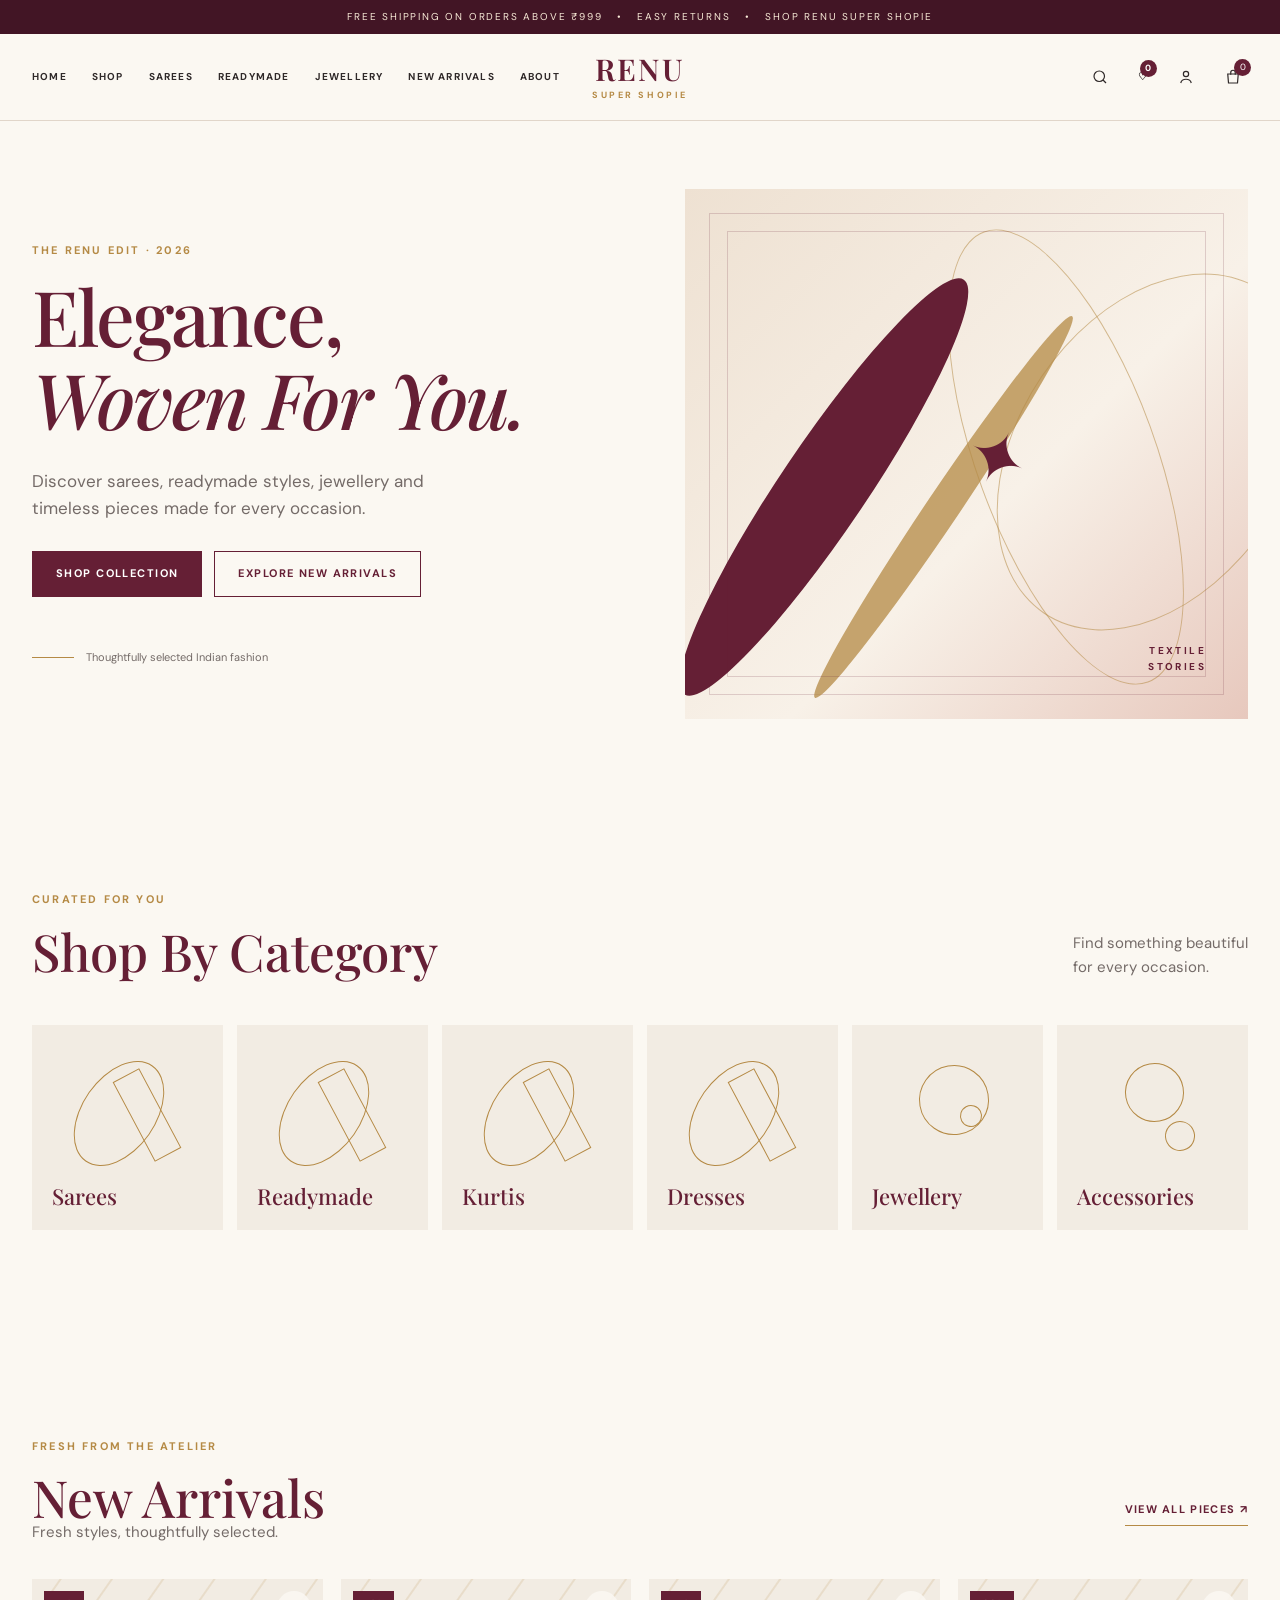
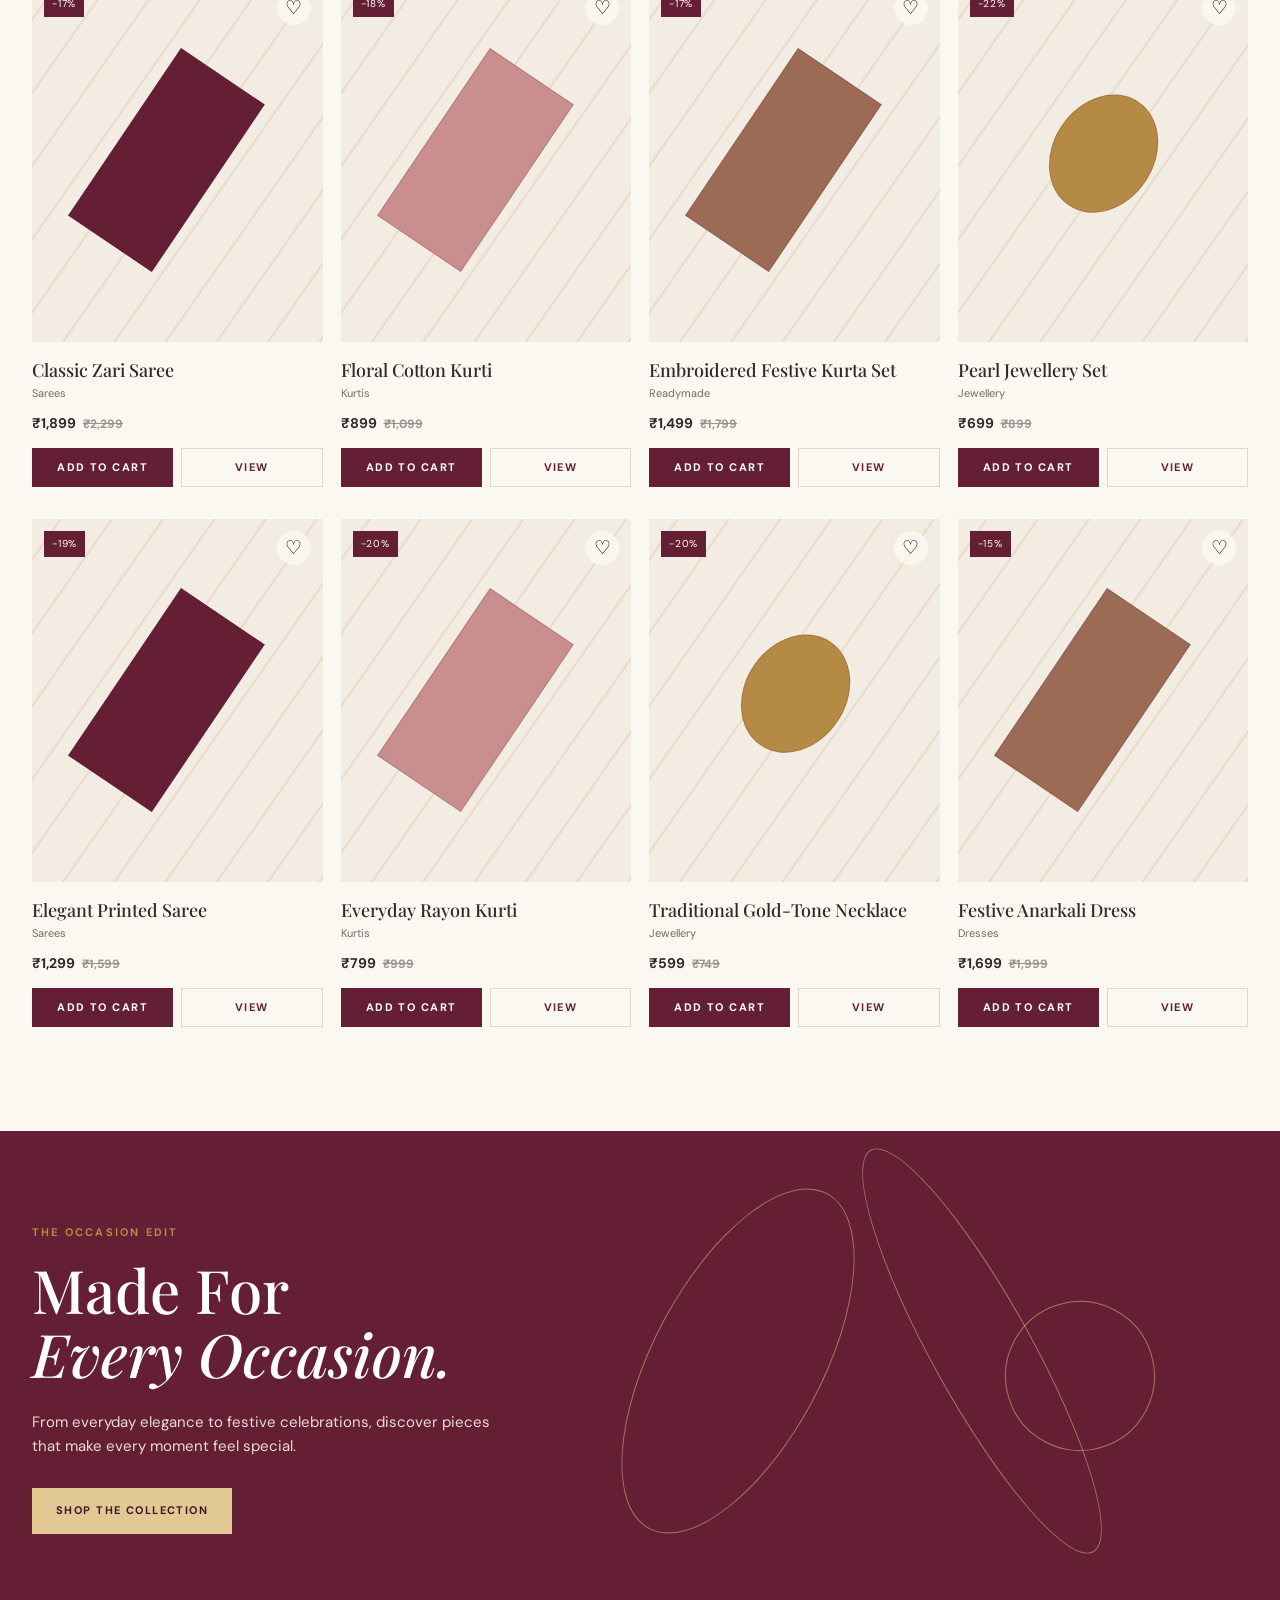
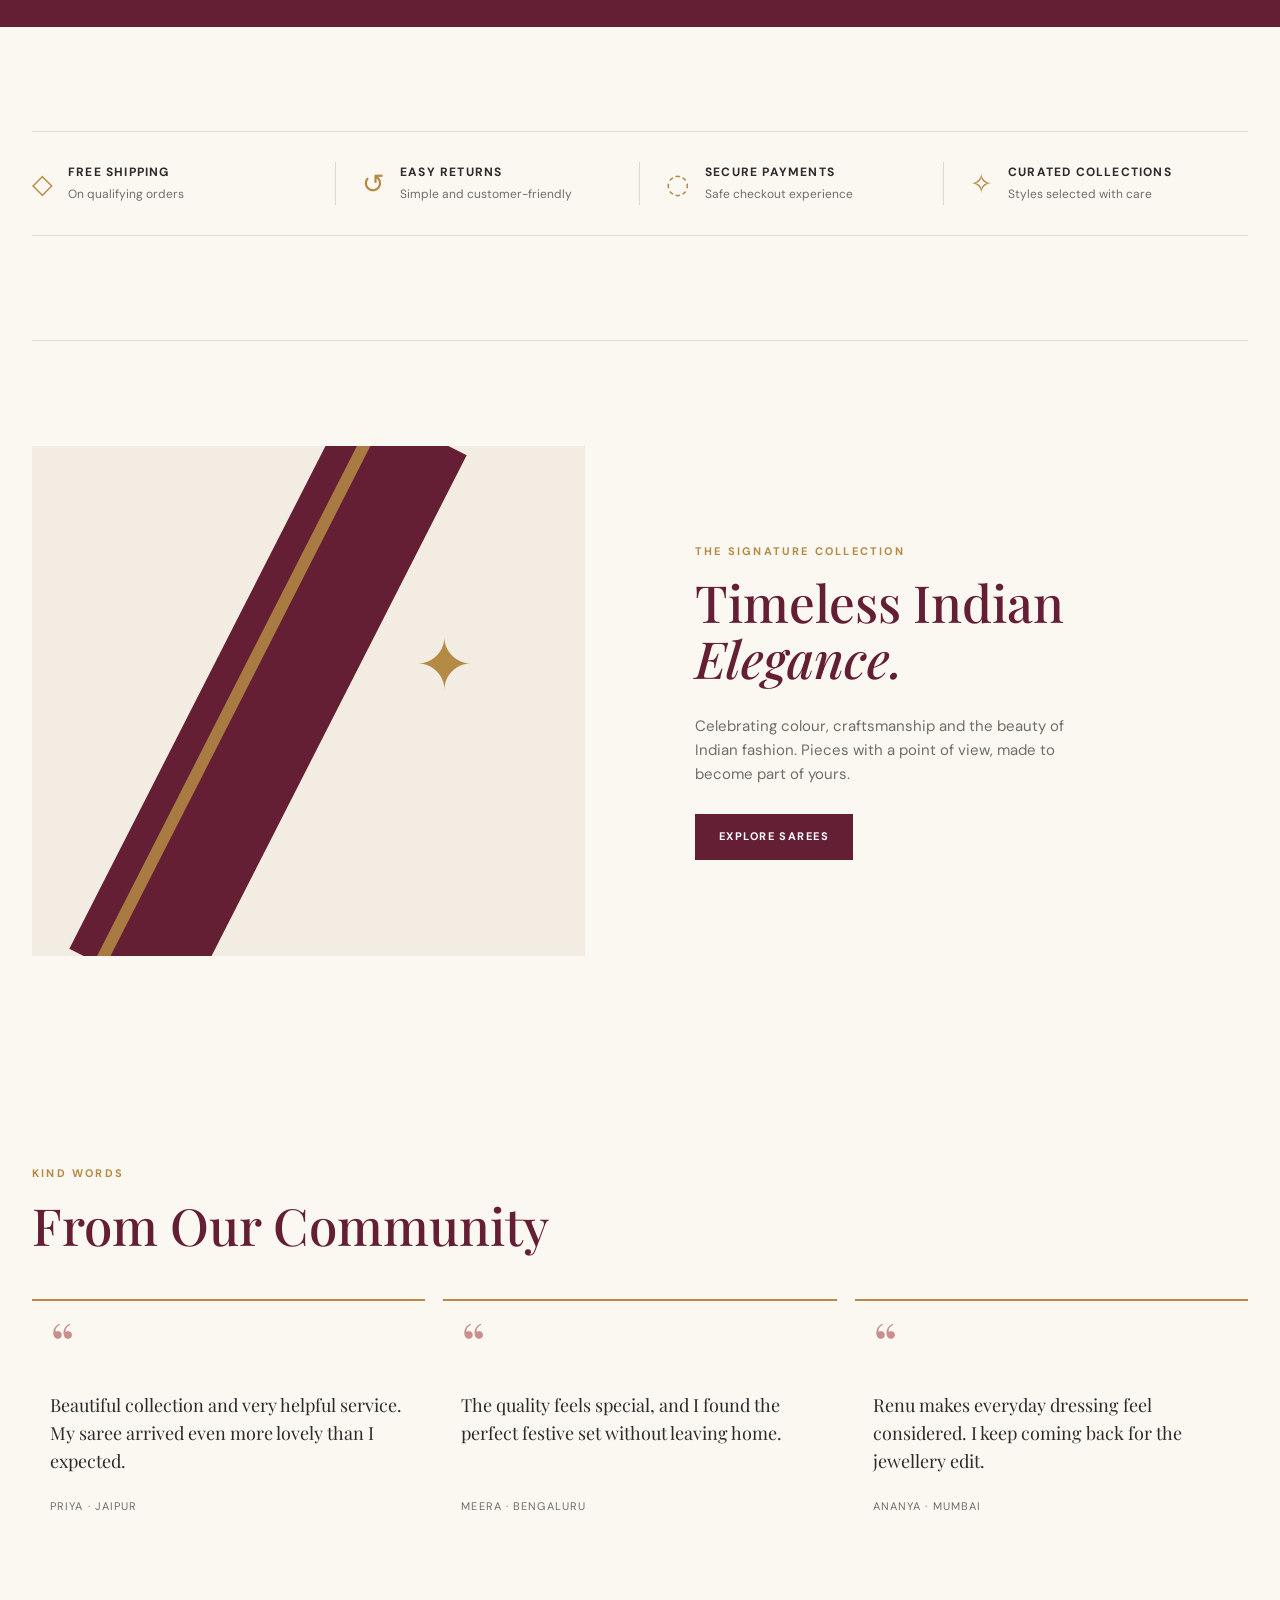
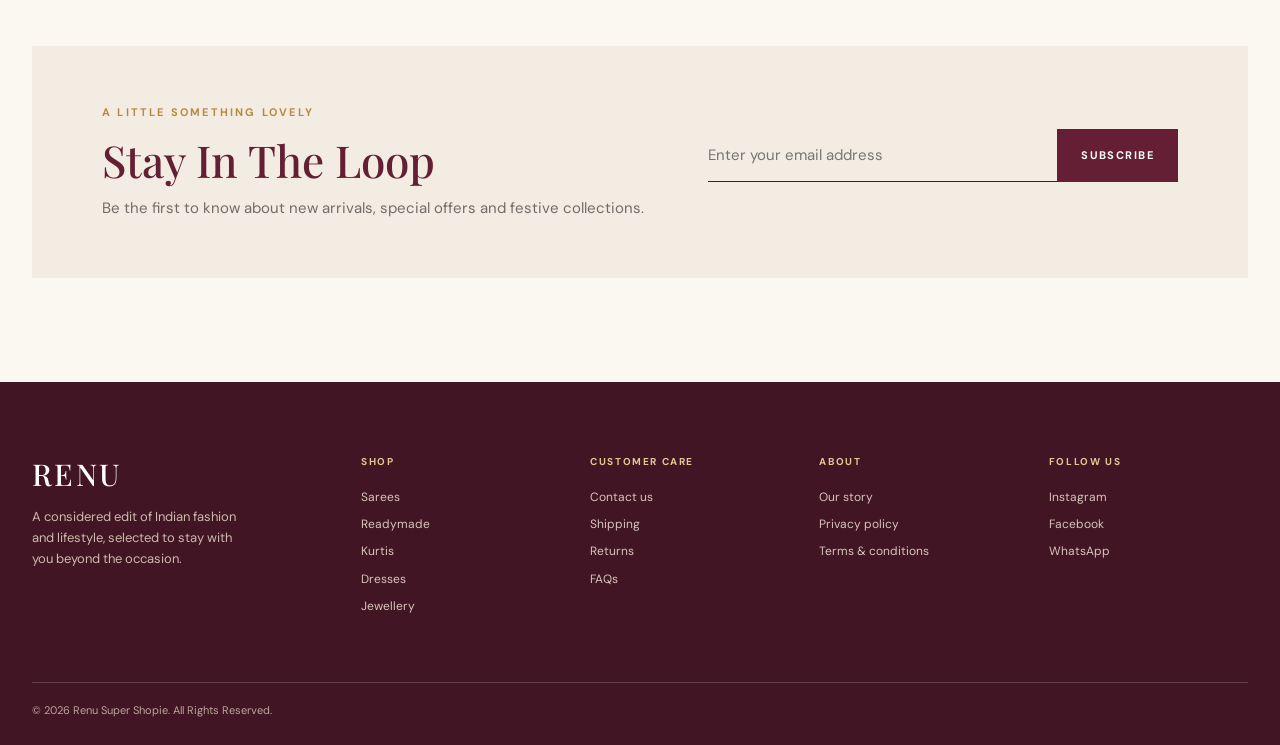
<file: Renu super shopie/index.html>
<!doctype html>
<html lang="en">
<head>
  <meta charset="UTF-8">
  <meta name="viewport" content="width=device-width, initial-scale=1.0">
  <meta name="description" content="Renu Super Shopie brings elegant Indian fashion, sarees, jewellery and everyday occasion wear together.">
  <title>Renu Super Shopie | Elegance, Woven For You</title>
  <link rel="preconnect" href="https://fonts.googleapis.com">
  <link rel="preconnect" href="https://fonts.gstatic.com" crossorigin>
  <link href="https://fonts.googleapis.com/css2?family=DM+Sans:wght@400;500;600;700&family=Playfair+Display:wght@500;600;700&display=swap" rel="stylesheet">
  <link rel="stylesheet" href="css/style.css">
</head>
<body data-page="home">
  <div id="site-header"></div>
  <main>
    <section class="hero section-shell">
      <div class="hero-copy">
        <p class="eyebrow">THE RENU EDIT · 2026</p>
        <h1>Elegance,<br><em>Woven For You.</em></h1>
        <p class="hero-intro">Discover sarees, readymade styles, jewellery and timeless pieces made for every occasion.</p>
        <div class="button-row"><a class="button button-primary" href="shop.html">Shop collection</a><a class="button button-outline" href="shop.html?sort=newest">Explore new arrivals</a></div>
        <div class="hero-note"><span class="rule"></span><span>Thoughtfully selected Indian fashion</span></div>
      </div>
      <div class="hero-art art-frame" aria-label="Abstract flowing textile illustration" role="img"><div class="art-orbit orbit-one"></div><div class="art-orbit orbit-two"></div><div class="fabric-ribbon ribbon-one"></div><div class="fabric-ribbon ribbon-two"></div><div class="paisley-mark">✦</div><span class="art-caption">TEXTILE<br>STORIES</span></div>
    </section>

    <section class="section-shell section-block">
      <div class="section-heading"><div><p class="eyebrow">CURATED FOR YOU</p><h2>Shop By Category</h2></div><p>Find something beautiful<br>for every occasion.</p></div>
      <div class="category-grid" id="category-grid"></div>
    </section>

    <section class="section-shell section-block arrivals"><div class="section-heading"><div><p class="eyebrow">FRESH FROM THE ATELIER</p><h2>New Arrivals</h2></div><a class="text-link" href="shop.html?sort=newest">View all pieces <span>↗</span></a></div><p class="section-lede">Fresh styles, thoughtfully selected.</p><div class="product-grid" id="new-arrivals"></div></section>

    <section class="occasion-banner"><div class="occasion-inner"><p class="eyebrow">THE OCCASION EDIT</p><h2>Made For<br><em>Every Occasion.</em></h2><p>From everyday elegance to festive celebrations, discover pieces that make every moment feel special.</p><a class="button button-light" href="shop.html">Shop the collection</a></div><div class="banner-pattern" aria-hidden="true"><span></span><span></span><span></span></div></section>

    <section class="section-shell section-block"><div class="trust-grid"><div class="trust-item"><span class="line-icon">◇</span><div><h3>Free shipping</h3><p>On qualifying orders</p></div></div><div class="trust-item"><span class="line-icon">↺</span><div><h3>Easy returns</h3><p>Simple and customer-friendly</p></div></div><div class="trust-item"><span class="line-icon">◌</span><div><h3>Secure payments</h3><p>Safe checkout experience</p></div></div><div class="trust-item"><span class="line-icon">✧</span><div><h3>Curated collections</h3><p>Styles selected with care</p></div></div></div></section>

    <section class="editorial section-shell"><div class="editorial-art"><div class="editorial-sari"></div><div class="editorial-spark">✦</div></div><div class="editorial-copy"><p class="eyebrow">THE SIGNATURE COLLECTION</p><h2>Timeless Indian<br><em>Elegance.</em></h2><p>Celebrating colour, craftsmanship and the beauty of Indian fashion. Pieces with a point of view, made to become part of yours.</p><a class="button button-primary" href="shop.html?category=Sarees">Explore sarees</a></div></section>

    <section class="section-shell section-block testimonials"><div class="section-heading"><div><p class="eyebrow">KIND WORDS</p><h2>From Our Community</h2></div></div><div class="testimonial-grid"><blockquote><span>“</span><p>Beautiful collection and very helpful service. My saree arrived even more lovely than I expected.</p><footer>Priya · Jaipur</footer></blockquote><blockquote><span>“</span><p>The quality feels special, and I found the perfect festive set without leaving home.</p><footer>Meera · Bengaluru</footer></blockquote><blockquote><span>“</span><p>Renu makes everyday dressing feel considered. I keep coming back for the jewellery edit.</p><footer>Ananya · Mumbai</footer></blockquote></div></section>

    <section class="newsletter section-shell"><div><p class="eyebrow">A LITTLE SOMETHING LOVELY</p><h2>Stay In The Loop</h2><p>Be the first to know about new arrivals, special offers and festive collections.</p></div><form class="newsletter-form" data-newsletter><label class="sr-only" for="newsletter-email">Email address</label><input id="newsletter-email" type="email" placeholder="Enter your email address" required><button class="button button-primary" type="submit">Subscribe</button><p class="form-message" aria-live="polite"></p></form></section>
  </main>
  <div id="site-footer"></div>
  <script type="module" src="js/main.js"></script>
</body>
</html>
</file>
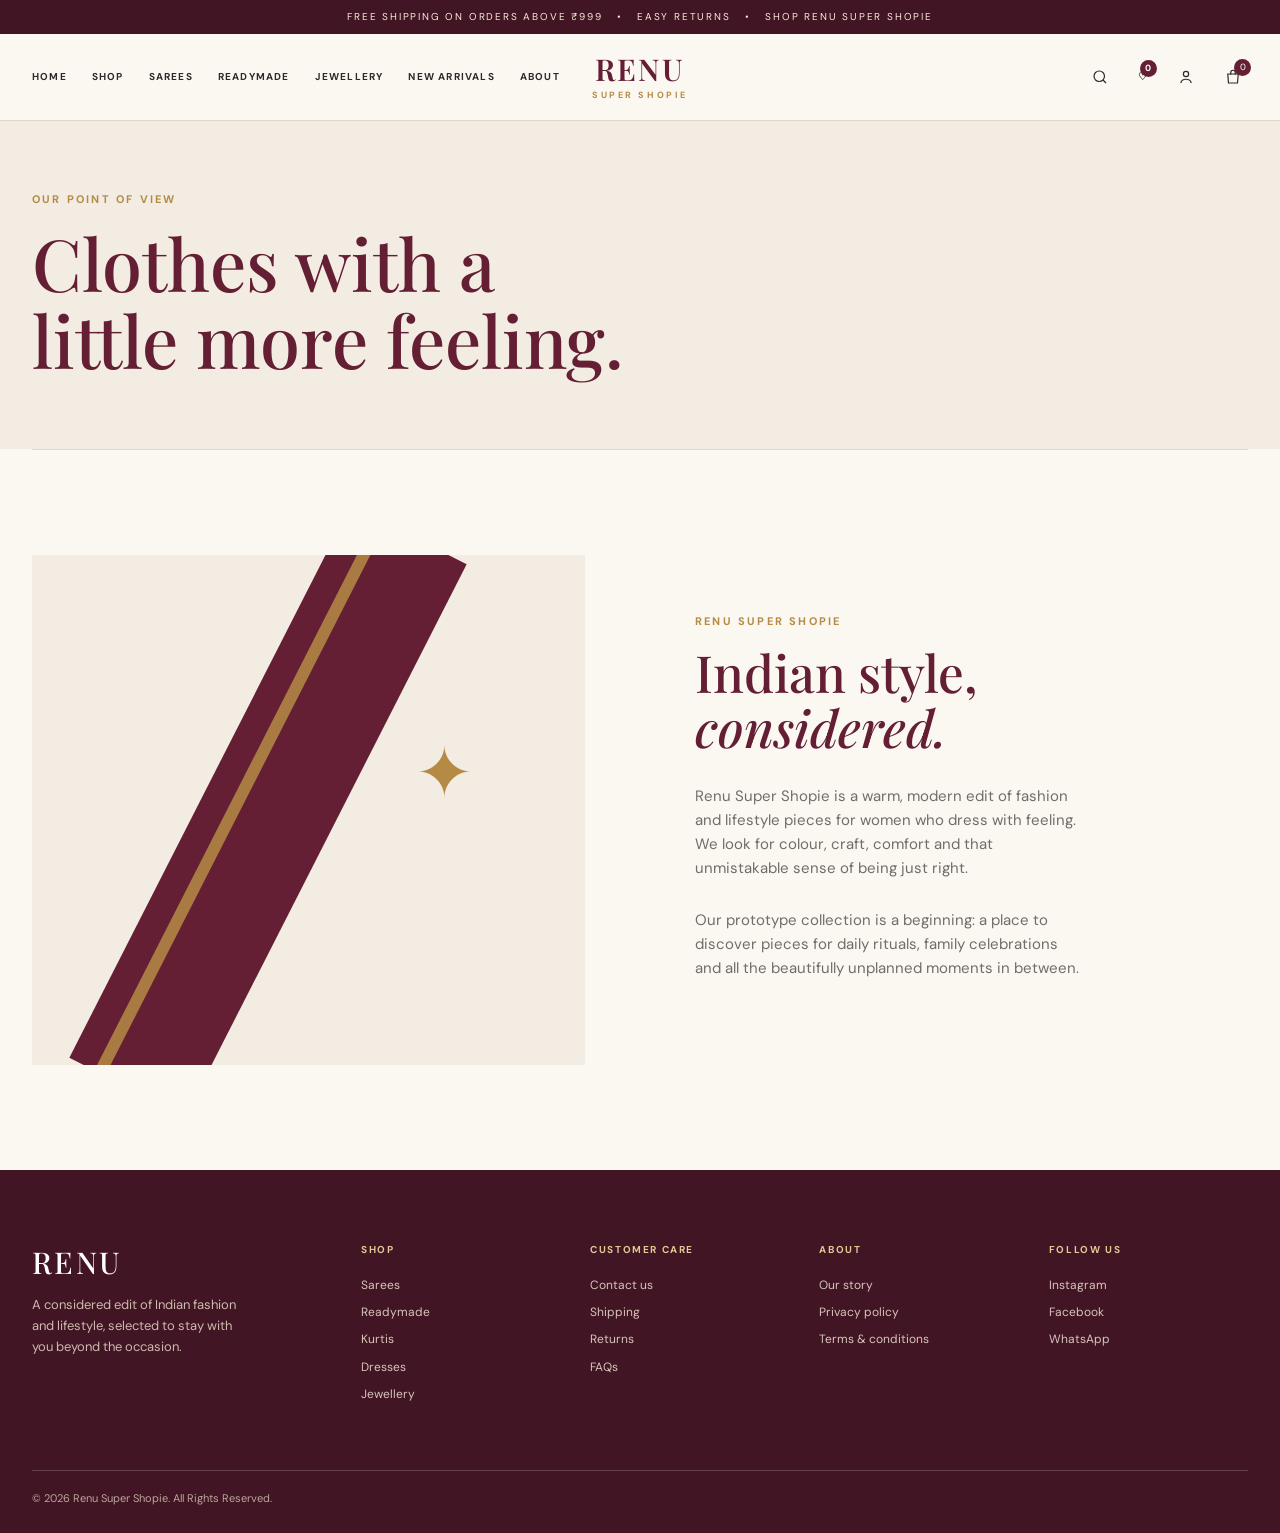
<file: Renu super shopie/about.html>
<!doctype html><html lang="en"><head><meta charset="UTF-8"><meta name="viewport" content="width=device-width, initial-scale=1.0"><title>Our Story | Renu Super Shopie</title><link rel="preconnect" href="https://fonts.googleapis.com"><link rel="preconnect" href="https://fonts.gstatic.com" crossorigin><link href="https://fonts.googleapis.com/css2?family=DM+Sans:wght@400;500;600;700&family=Playfair+Display:wght@500;600;700&display=swap" rel="stylesheet"><link rel="stylesheet" href="css/style.css"></head><body><div id="site-header"></div><main><section class="page-hero"><div class="section-shell"><p class="eyebrow">OUR POINT OF VIEW</p><h1>Clothes with a<br>little more feeling.</h1></div></section><section class="section-shell editorial"><div class="editorial-art"><div class="editorial-sari"></div><div class="editorial-spark">✦</div></div><div class="editorial-copy"><p class="eyebrow">RENU SUPER SHOPIE</p><h2>Indian style,<br><em>considered.</em></h2><p>Renu Super Shopie is a warm, modern edit of fashion and lifestyle pieces for women who dress with feeling. We look for colour, craft, comfort and that unmistakable sense of being just right.</p><p>Our prototype collection is a beginning: a place to discover pieces for daily rituals, family celebrations and all the beautifully unplanned moments in between.</p></div></section></main><div id="site-footer"></div><script type="module" src="js/main.js"></script></body></html>
</file>
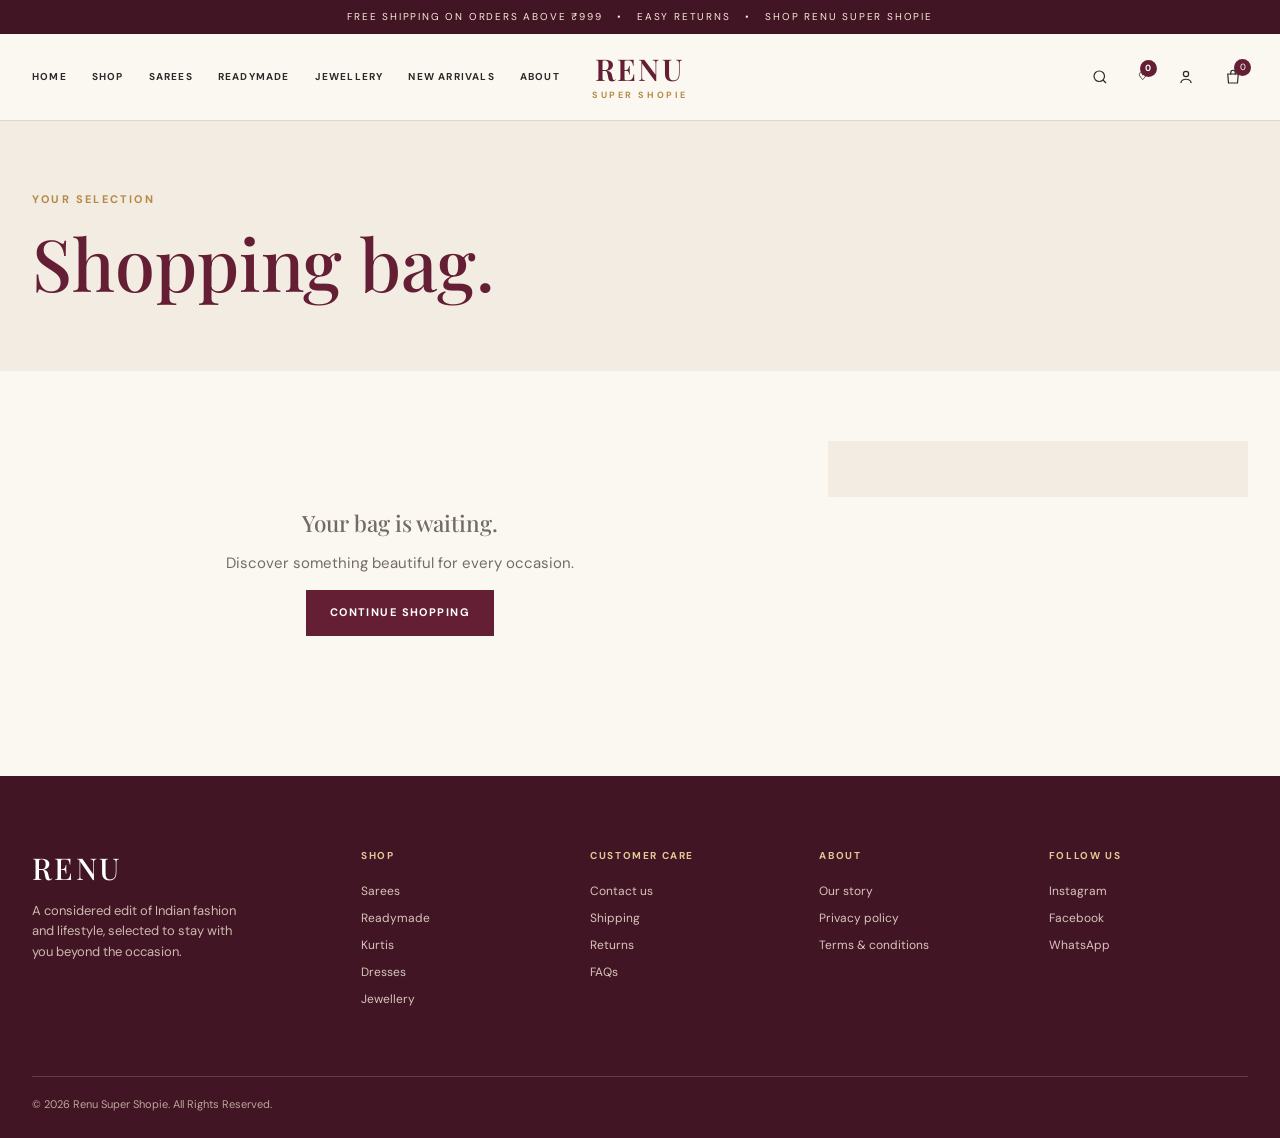
<file: Renu super shopie/cart.html>
<!doctype html><html lang="en"><head><meta charset="UTF-8"><meta name="viewport" content="width=device-width, initial-scale=1.0"><title>Your Cart | Renu Super Shopie</title><link rel="preconnect" href="https://fonts.googleapis.com"><link rel="preconnect" href="https://fonts.gstatic.com" crossorigin><link href="https://fonts.googleapis.com/css2?family=DM+Sans:wght@400;500;600;700&family=Playfair+Display:wght@500;600;700&display=swap" rel="stylesheet"><link rel="stylesheet" href="css/style.css"></head><body data-page="cart"><div id="site-header"></div><main><section class="page-hero"><div class="section-shell"><p class="eyebrow">YOUR SELECTION</p><h1>Shopping bag.</h1></div></section><section class="section-shell cart-layout"><div data-cart-items></div><aside class="cart-summary" data-cart-summary></aside></section></main><div id="site-footer"></div><script type="module" src="js/cart.js"></script></body></html>
</file>
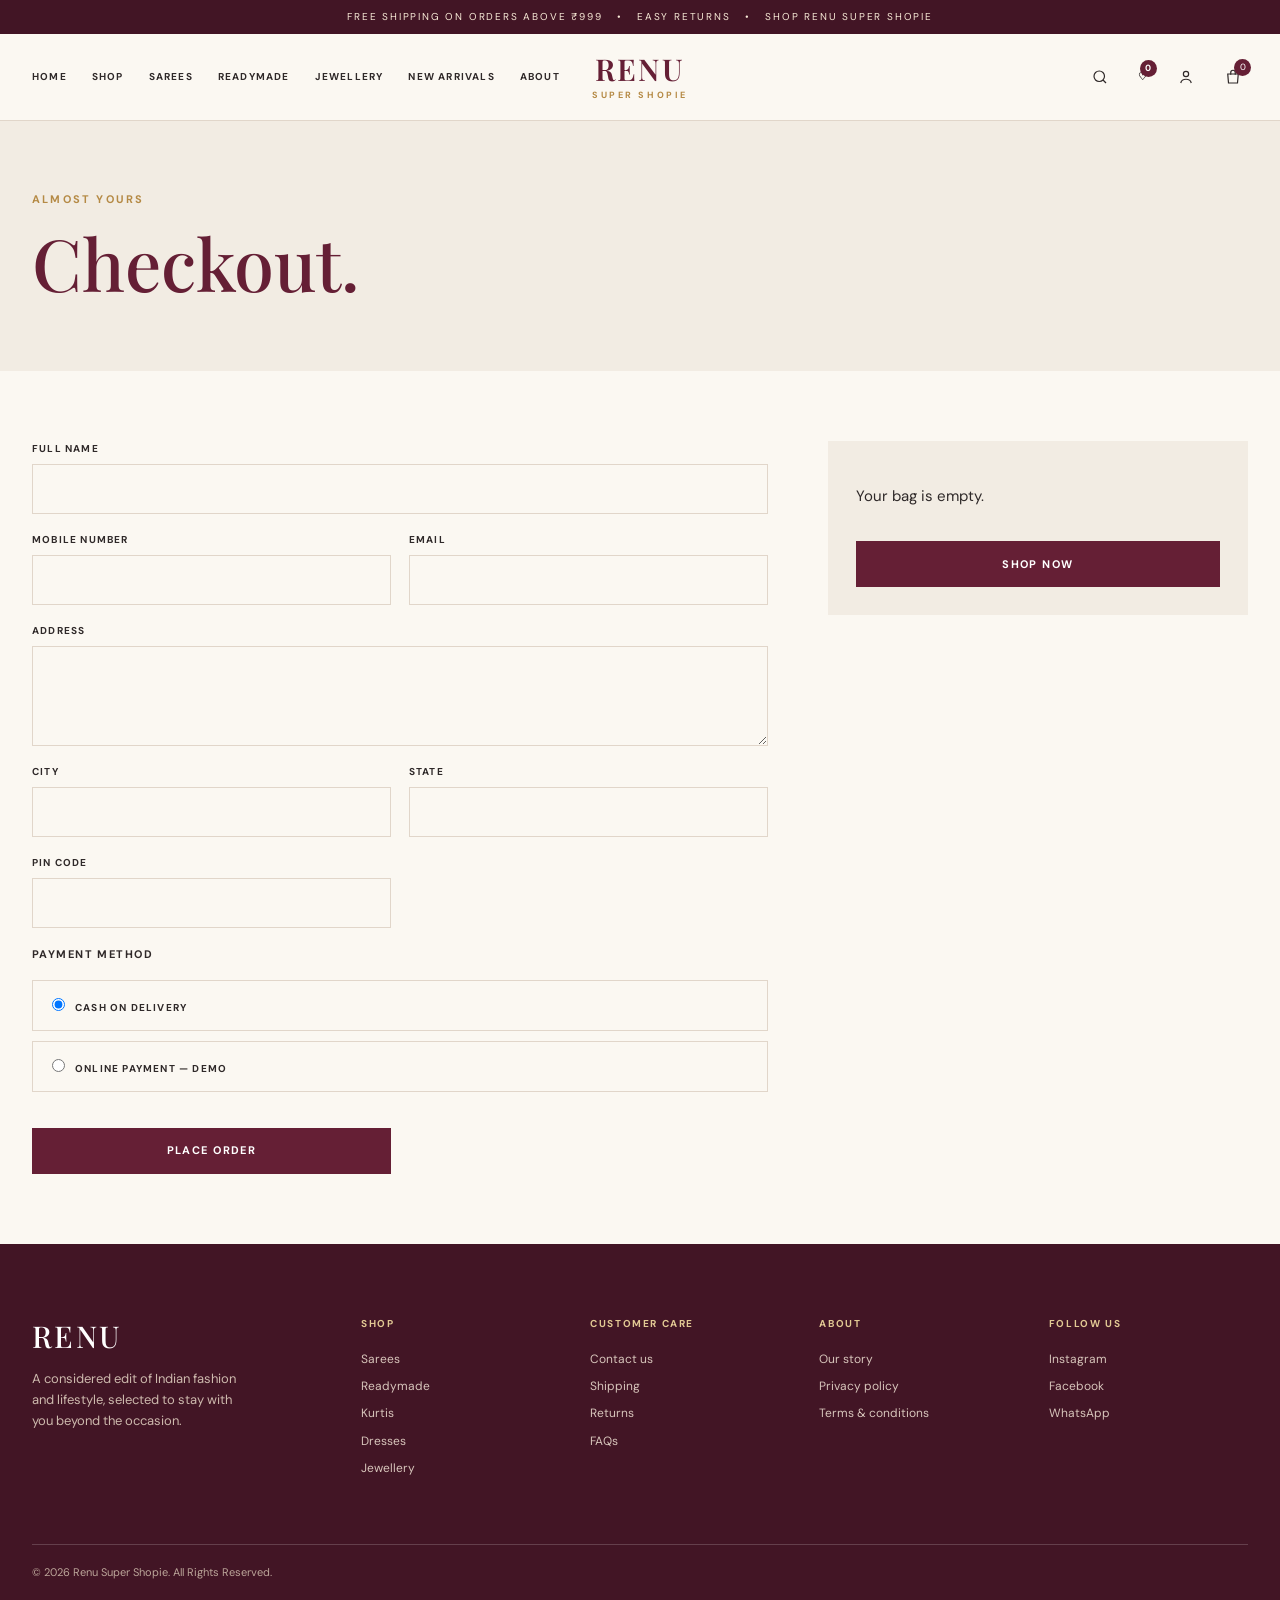
<file: Renu super shopie/checkout.html>
<!doctype html><html lang="en"><head><meta charset="UTF-8"><meta name="viewport" content="width=device-width, initial-scale=1.0"><title>Checkout | Renu Super Shopie</title><link rel="preconnect" href="https://fonts.googleapis.com"><link rel="preconnect" href="https://fonts.gstatic.com" crossorigin><link href="https://fonts.googleapis.com/css2?family=DM+Sans:wght@400;500;600;700&family=Playfair+Display:wght@500;600;700&display=swap" rel="stylesheet"><link rel="stylesheet" href="css/style.css"></head><body data-page="checkout"><div id="site-header"></div><main><section class="page-hero"><div class="section-shell"><p class="eyebrow">ALMOST YOURS</p><h1>Checkout.</h1></div></section><section class="section-shell checkout-layout"><form class="checkout-form" data-checkout-form><div class="field full"><label for="full-name">Full name</label><input id="full-name" name="name" required></div><div class="field"><label for="mobile">Mobile number</label><input id="mobile" name="mobile" type="tel" pattern="[0-9]{10}" required></div><div class="field"><label for="email">Email</label><input id="email" name="email" type="email" required></div><div class="field full"><label for="address">Address</label><textarea id="address" name="address" required></textarea></div><div class="field"><label for="city">City</label><input id="city" name="city" required></div><div class="field"><label for="state">State</label><input id="state" name="state" required></div><div class="field"><label for="pin">PIN code</label><input id="pin" name="pin" pattern="[0-9]{6}" required></div><div class="field full"><span class="option-label">Payment method</span><div class="payment-options"><label><input type="radio" name="payment" value="Cash on Delivery" checked>Cash on Delivery</label><label><input type="radio" name="payment" value="Online Payment - Demo">Online Payment — Demo</label></div></div><button class="button button-primary full-button" type="submit">Place order</button><p class="form-message full" data-checkout-message aria-live="polite"></p></form><aside class="cart-summary" data-checkout-summary></aside></section></main><div id="site-footer"></div><script type="module" src="js/checkout.js"></script></body></html>
</file>
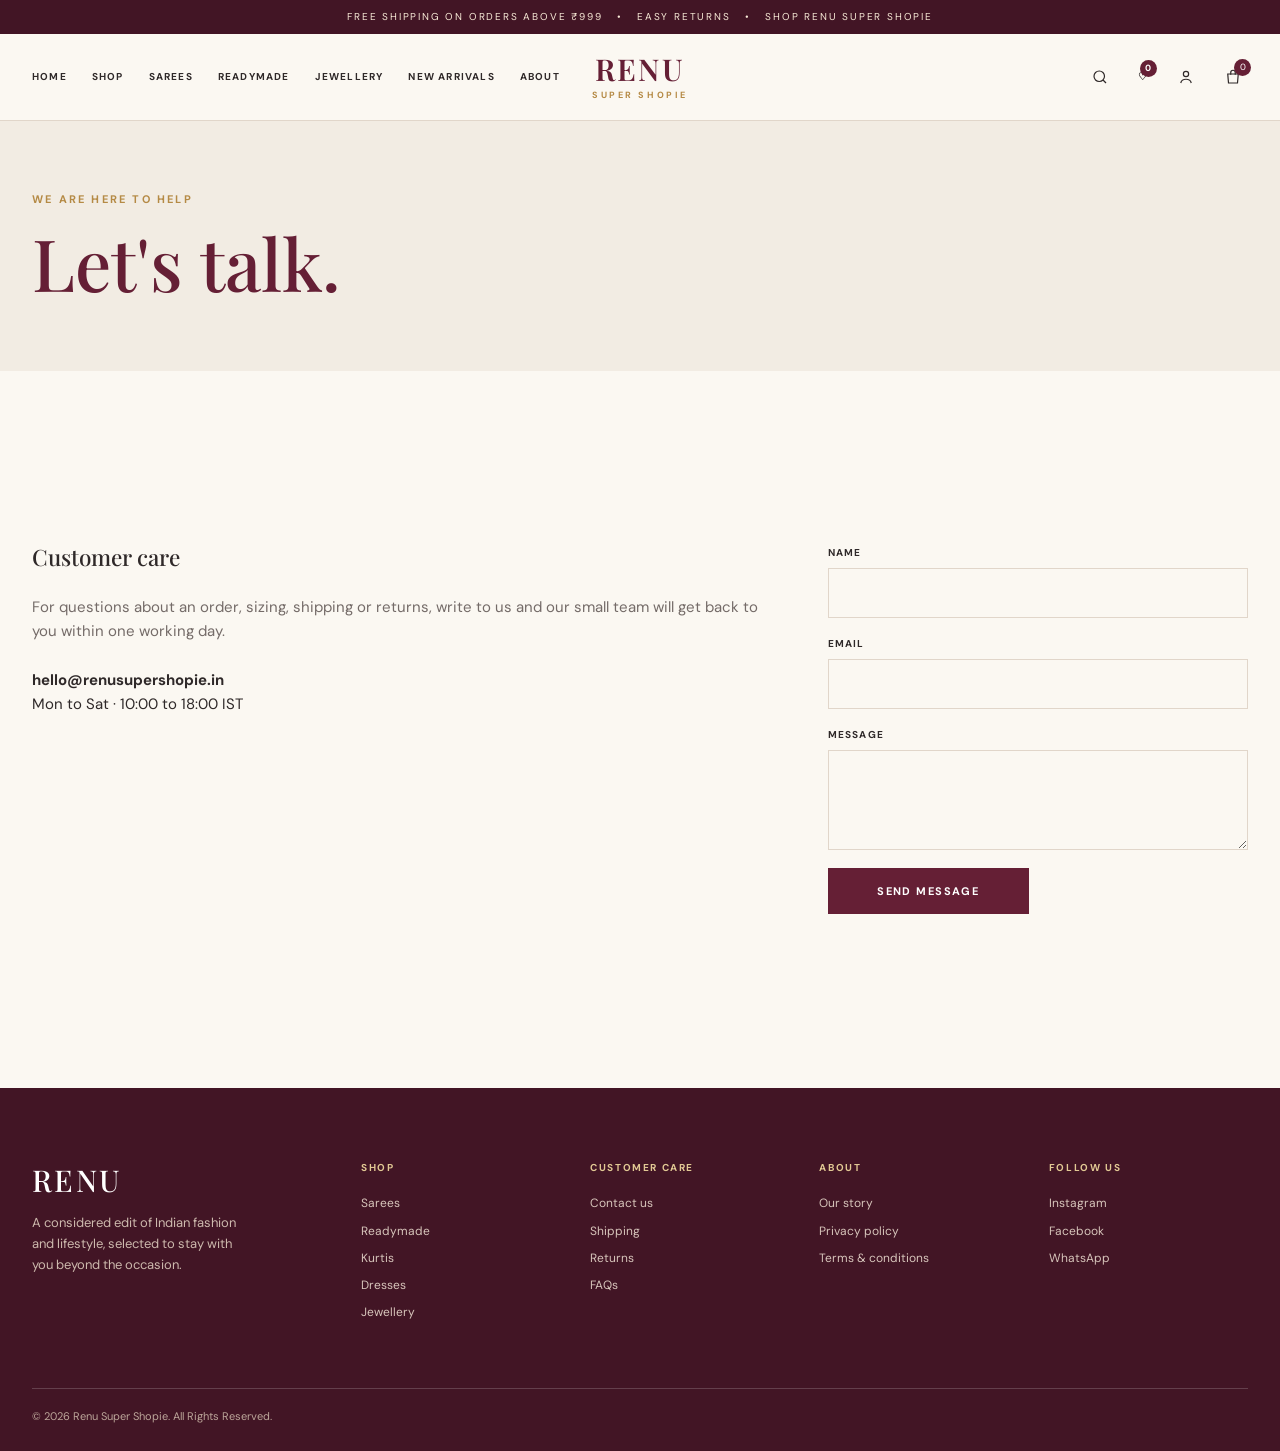
<file: Renu super shopie/contact.html>
<!doctype html><html lang="en"><head><meta charset="UTF-8"><meta name="viewport" content="width=device-width, initial-scale=1.0"><title>Contact | Renu Super Shopie</title><link rel="preconnect" href="https://fonts.googleapis.com"><link rel="preconnect" href="https://fonts.gstatic.com" crossorigin><link href="https://fonts.googleapis.com/css2?family=DM+Sans:wght@400;500;600;700&family=Playfair+Display:wght@500;600;700&display=swap" rel="stylesheet"><link rel="stylesheet" href="css/style.css"></head><body><div id="site-header"></div><main><section class="page-hero"><div class="section-shell"><p class="eyebrow">WE ARE HERE TO HELP</p><h1>Let's talk.</h1></div></section><section class="section-shell section-block"><div class="checkout-layout"><div><h2>Customer care</h2><p class="detail-description">For questions about an order, sizing, shipping or returns, write to us and our small team will get back to you within one working day.</p><p><strong>hello@renusupershopie.in</strong><br>Mon to Sat · 10:00 to 18:00 IST</p></div><form class="checkout-form" data-contact-form><div class="field full"><label for="contact-name">Name</label><input id="contact-name" required></div><div class="field full"><label for="contact-email">Email</label><input id="contact-email" type="email" required></div><div class="field full"><label for="contact-message">Message</label><textarea id="contact-message" required></textarea></div><button class="button button-primary" type="submit">Send message</button><p class="form-message" data-contact-message aria-live="polite"></p></form></div></section></main><div id="site-footer"></div><script type="module" src="js/main.js"></script><script>document.querySelector('[data-contact-form]')?.addEventListener('submit',event=>{event.preventDefault();event.currentTarget.querySelector('[data-contact-message]').textContent='Thank you. We will be in touch shortly.';event.currentTarget.reset()})</script></body></html>
</file>
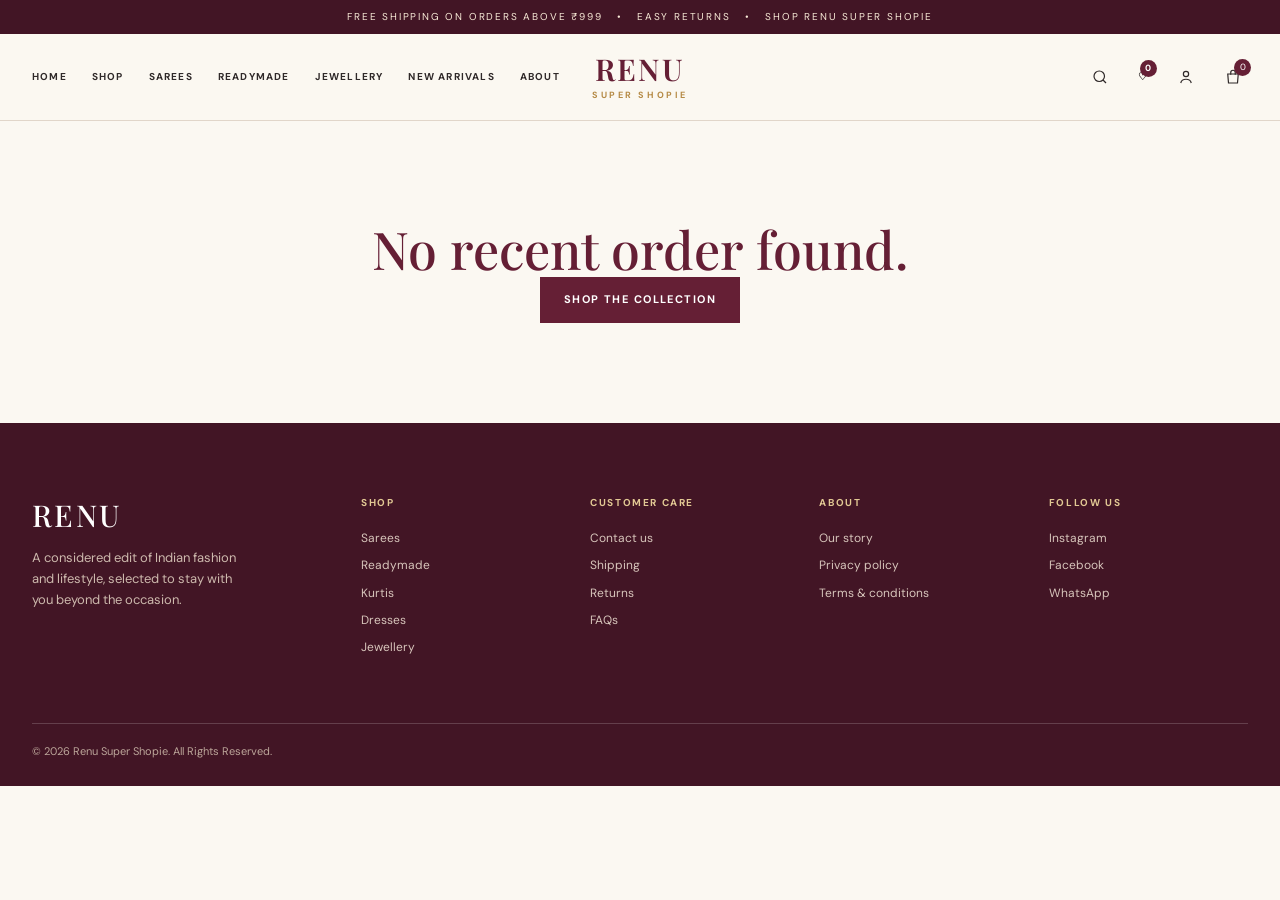
<file: Renu super shopie/order-success.html>
<!doctype html><html lang="en"><head><meta charset="UTF-8"><meta name="viewport" content="width=device-width, initial-scale=1.0"><title>Order Confirmed | Renu Super Shopie</title><link rel="preconnect" href="https://fonts.googleapis.com"><link rel="preconnect" href="https://fonts.gstatic.com" crossorigin><link href="https://fonts.googleapis.com/css2?family=DM+Sans:wght@400;500;600;700&family=Playfair+Display:wght@500;600;700&display=swap" rel="stylesheet"><link rel="stylesheet" href="css/style.css"></head><body data-page="success"><div id="site-header"></div><main class="section-shell success" data-success></main><div id="site-footer"></div><script type="module" src="js/checkout.js"></script></body></html>
</file>
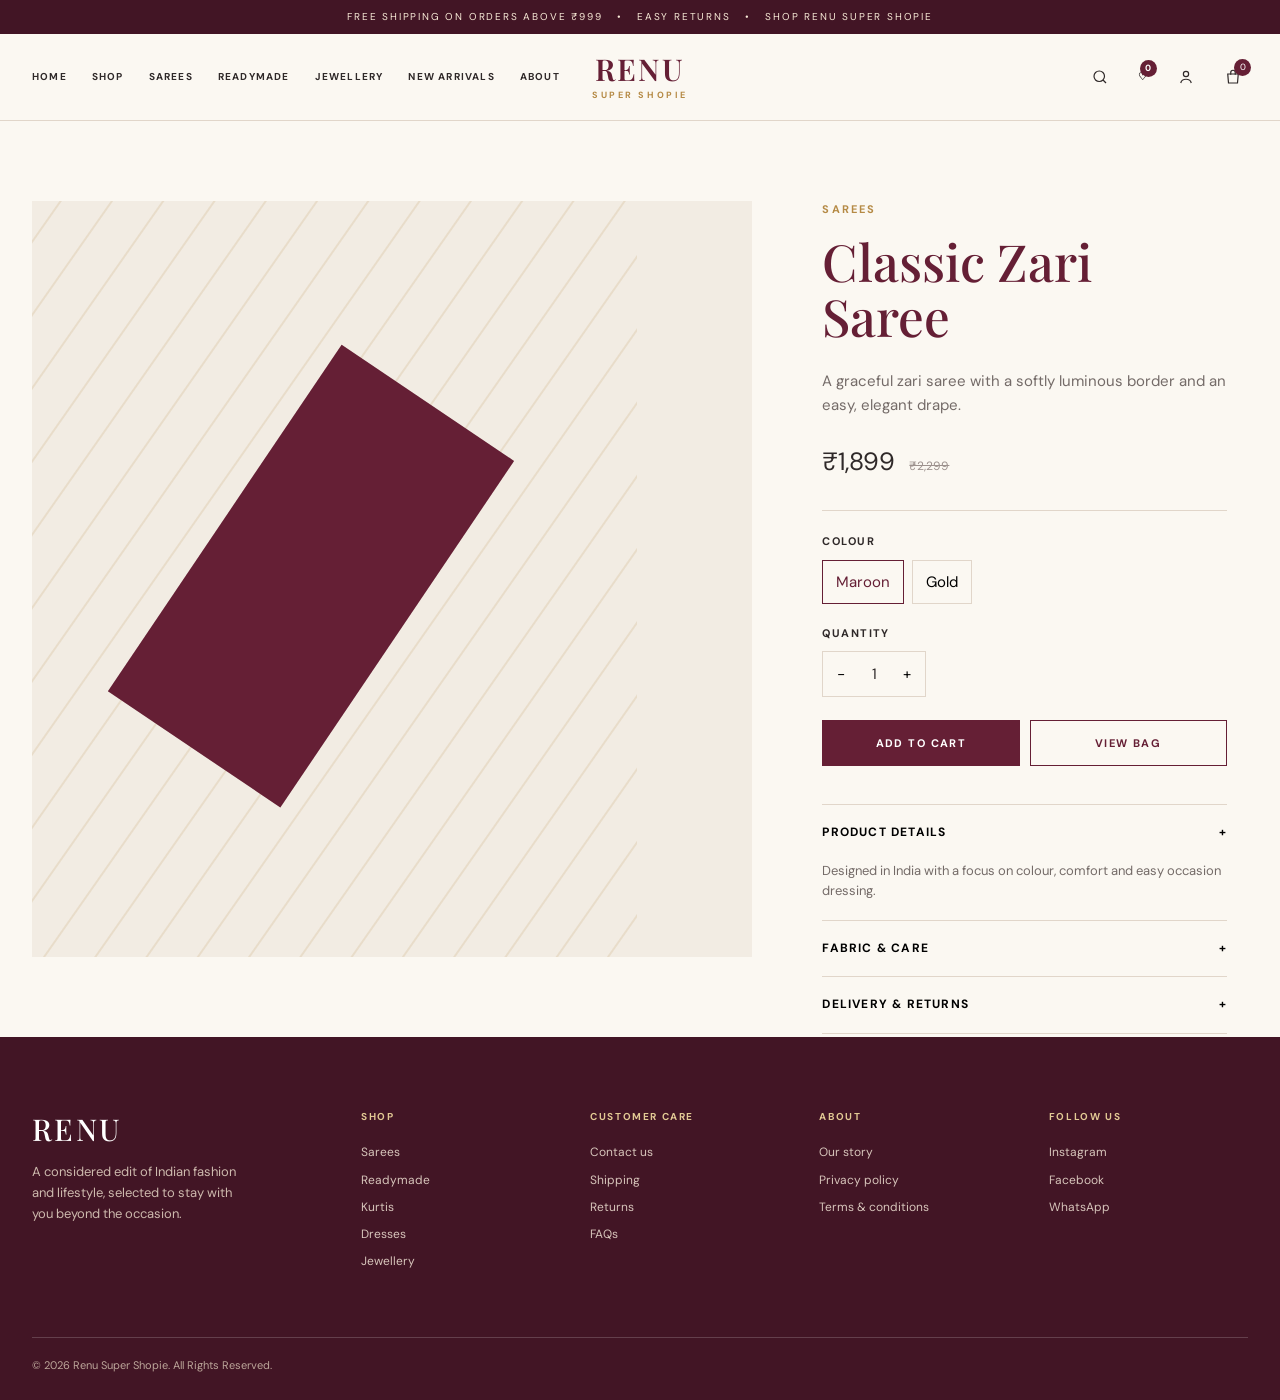
<file: Renu super shopie/product.html>
<!doctype html><html lang="en"><head><meta charset="UTF-8"><meta name="viewport" content="width=device-width, initial-scale=1.0"><title>Product | Renu Super Shopie</title><link rel="preconnect" href="https://fonts.googleapis.com"><link rel="preconnect" href="https://fonts.gstatic.com" crossorigin><link href="https://fonts.googleapis.com/css2?family=DM+Sans:wght@400;500;600;700&family=Playfair+Display:wght@500;600;700&display=swap" rel="stylesheet"><link rel="stylesheet" href="css/style.css"></head><body data-page="product"><div id="site-header"></div><main class="section-shell product-page" data-product-page></main><div id="site-footer"></div><script type="module" src="js/product.js"></script></body></html>
</file>
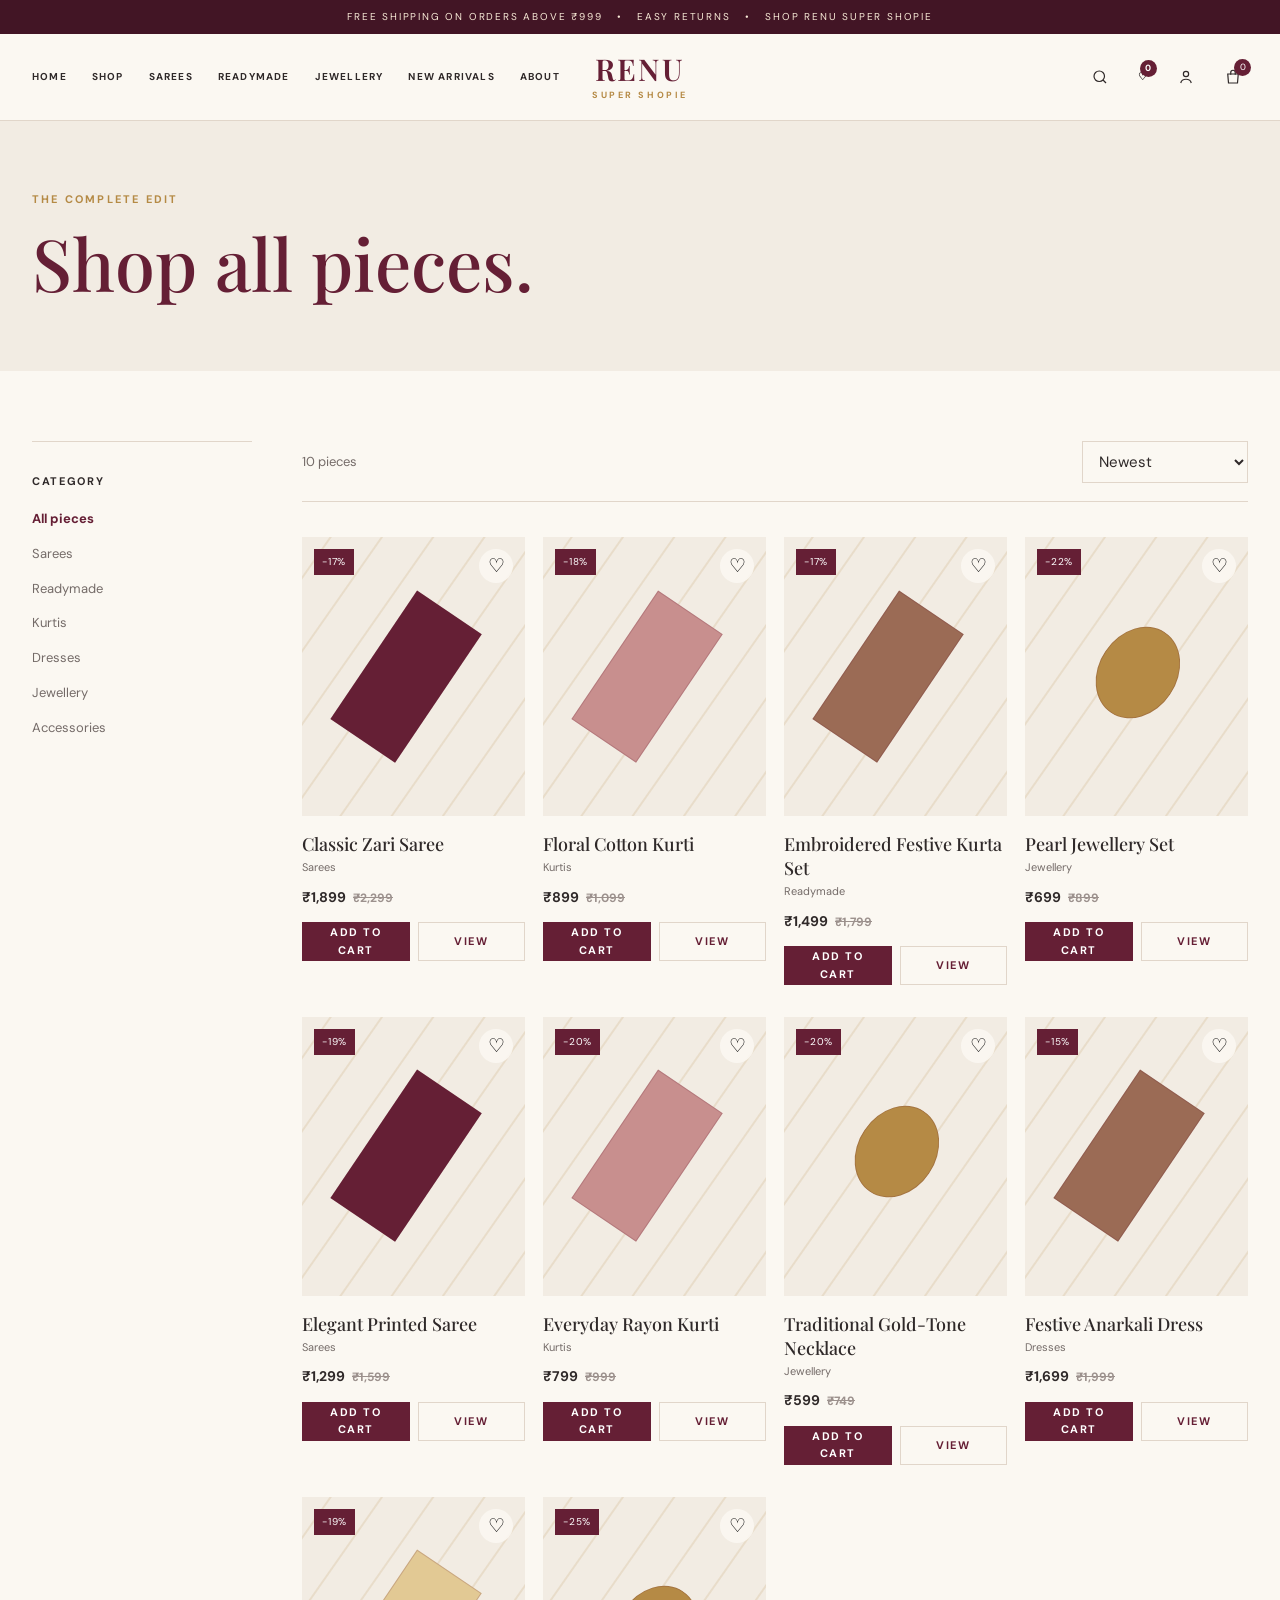
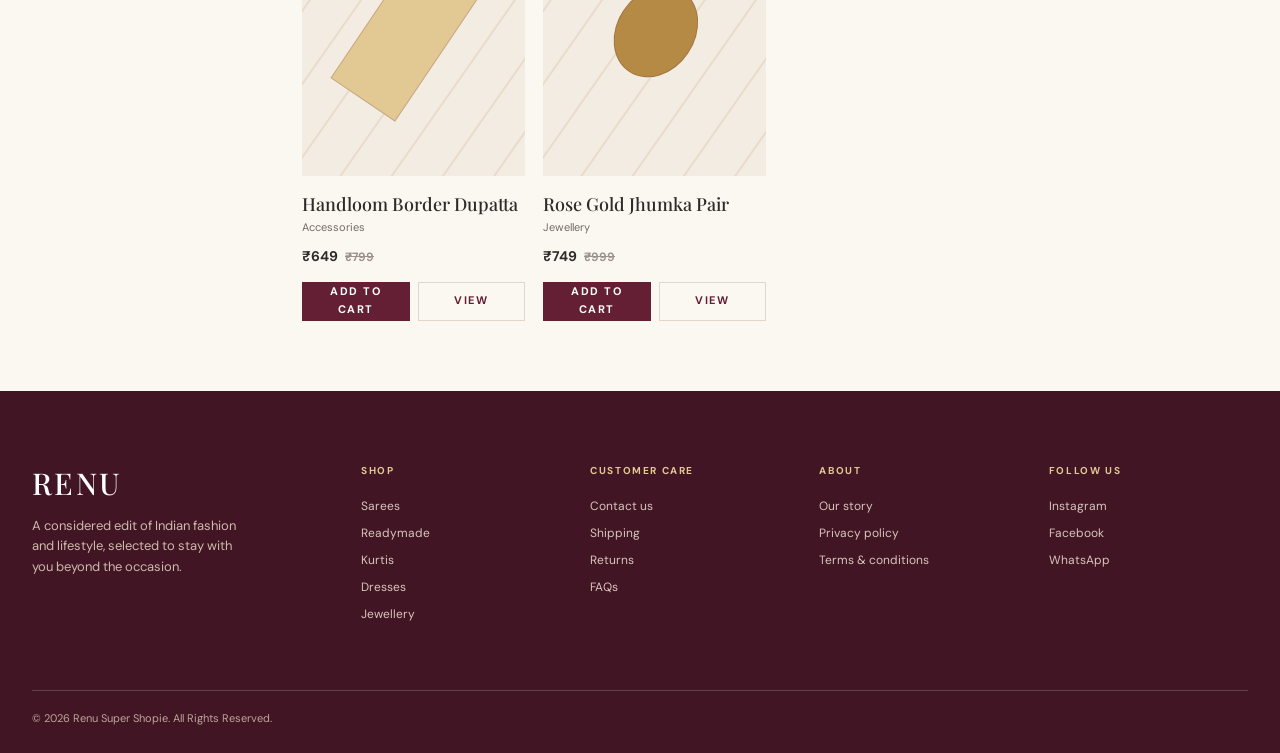
<file: Renu super shopie/shop.html>
<!doctype html><html lang="en"><head><meta charset="UTF-8"><meta name="viewport" content="width=device-width, initial-scale=1.0"><title>Shop | Renu Super Shopie</title><link rel="preconnect" href="https://fonts.googleapis.com"><link rel="preconnect" href="https://fonts.gstatic.com" crossorigin><link href="https://fonts.googleapis.com/css2?family=DM+Sans:wght@400;500;600;700&family=Playfair+Display:wght@500;600;700&display=swap" rel="stylesheet"><link rel="stylesheet" href="css/style.css"></head><body data-page="shop"><div id="site-header"></div><main><section class="page-hero"><div class="section-shell"><p class="eyebrow">THE COMPLETE EDIT</p><h1>Shop all pieces.</h1></div></section><section class="section-shell shop-layout"><aside class="filter-panel"><div class="filter-group"><h3>Category</h3><button class="filter-button active" data-category="All">All pieces</button><button class="filter-button" data-category="Sarees">Sarees</button><button class="filter-button" data-category="Readymade">Readymade</button><button class="filter-button" data-category="Kurtis">Kurtis</button><button class="filter-button" data-category="Dresses">Dresses</button><button class="filter-button" data-category="Jewellery">Jewellery</button><button class="filter-button" data-category="Accessories">Accessories</button></div></aside><div><div class="shop-toolbar"><span class="result-count" data-result-count></span><select aria-label="Sort products" data-sort><option value="newest">Newest</option><option value="low">Price: low to high</option><option value="high">Price: high to low</option><option value="best">Best selling</option></select></div><div class="product-grid" data-shop-grid></div></div></section></main><div id="site-footer"></div><script type="module" src="js/shop.js"></script></body></html>
</file>
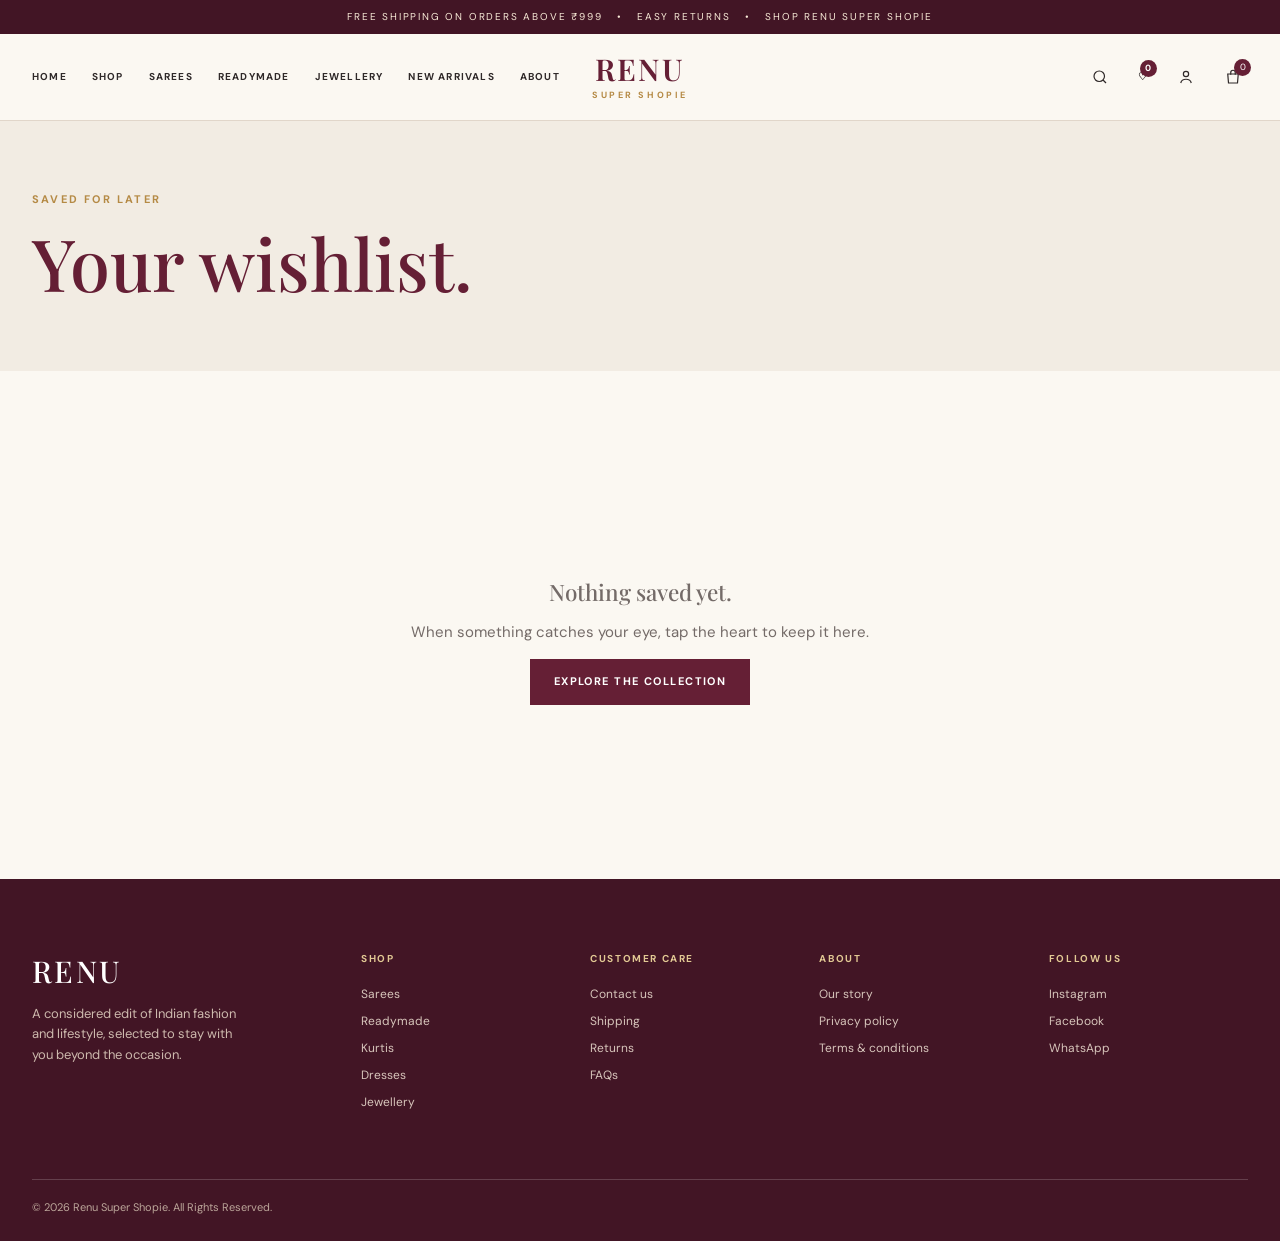
<file: Renu super shopie/wishlist.html>
<!doctype html><html lang="en"><head><meta charset="UTF-8"><meta name="viewport" content="width=device-width, initial-scale=1.0"><title>Wishlist | Renu Super Shopie</title><link rel="preconnect" href="https://fonts.googleapis.com"><link rel="preconnect" href="https://fonts.gstatic.com" crossorigin><link href="https://fonts.googleapis.com/css2?family=DM+Sans:wght@400;500;600;700&family=Playfair+Display:wght@500;600;700&display=swap" rel="stylesheet"><link rel="stylesheet" href="css/style.css"></head><body data-page="wishlist"><div id="site-header"></div><main><section class="page-hero"><div class="section-shell"><p class="eyebrow">SAVED FOR LATER</p><h1>Your wishlist.</h1></div></section><section class="section-shell section-block"><div class="product-grid" data-wishlist-grid></div></section></main><div id="site-footer"></div><script type="module" src="js/wishlist.js"></script></body></html>
</file>
<file: Renu super shopie/css/style.css>
:root{--wine:#651f35;--wine-deep:#421525;--rose:#c88f8e;--gold:#b58a45;--gold-light:#e2c994;--ivory:#fbf8f2;--paper:#f2ece3;--charcoal:#2f2929;--muted:#746b68;--line:#e1d6ca;--white:#fff;--shadow:0 18px 45px rgba(70,32,35,.08);--serif:'Playfair Display',Georgia,serif;--sans:'DM Sans',Arial,sans-serif}*{box-sizing:border-box}html{scroll-behavior:smooth}body{margin:0;background:var(--ivory);color:var(--charcoal);font-family:var(--sans);font-size:15px;line-height:1.6}a{color:inherit;text-decoration:none}button,input,select{font:inherit}button{cursor:pointer}img{max-width:100%}.sr-only{position:absolute;width:1px;height:1px;padding:0;margin:-1px;overflow:hidden;clip:rect(0,0,0,0);white-space:nowrap;border:0}.section-shell{width:min(1240px,calc(100% - 64px));margin-inline:auto}.section-block{padding-block:104px}.eyebrow{color:var(--gold);font-size:11px;font-weight:700;letter-spacing:.2em;margin:0 0 15px;text-transform:uppercase}.announcement{background:var(--wine-deep);color:#f8ead7;font-size:10px;letter-spacing:.18em;text-align:center;padding:9px 16px;text-transform:uppercase}.site-header{background:rgba(251,248,242,.96);border-bottom:1px solid var(--line);position:sticky;top:0;z-index:20;transition:box-shadow .25s}.site-header.scrolled{box-shadow:0 6px 25px rgba(65,21,37,.08)}.header-inner{align-items:center;display:grid;grid-template-columns:1fr auto 1fr;min-height:86px;gap:24px}.brand{text-align:center;line-height:1}.brand strong{color:var(--wine);display:block;font:600 30px/1 var(--serif);letter-spacing:.08em}.brand small{color:var(--gold);display:block;font-size:9px;font-weight:700;letter-spacing:.28em;margin-top:7px}.main-nav{display:flex;gap:25px}.main-nav a,.utility-link{font-size:10px;font-weight:700;letter-spacing:.12em;text-transform:uppercase}.main-nav a:hover,.utility-link:hover,.text-link:hover{color:var(--wine)}.utility{align-items:center;display:flex;gap:17px;justify-content:flex-end}.icon-button{background:none;border:0;color:var(--charcoal);padding:6px;position:relative}.icon-button svg{display:block;height:18px;width:18px}.count{align-items:center;background:var(--wine);border-radius:50%;color:#fff;display:flex;font-size:9px;height:17px;justify-content:center;position:absolute;right:-3px;top:-3px;width:17px}.menu-toggle{display:none}.hero{align-items:center;display:grid;grid-template-columns:1fr 1fr;gap:90px;min-height:650px;padding-block:68px}.hero h1,h1,h2{font-family:var(--serif);font-weight:500;line-height:1.08;margin:0}.hero h1{color:var(--wine);font-size:clamp(52px,6vw,86px);letter-spacing:-.03em}.hero h1 em,h2 em{font-weight:500}.hero-intro{color:var(--muted);font-size:17px;max-width:450px;margin:28px 0}.button{align-items:center;border:1px solid transparent;display:inline-flex;font-size:11px;font-weight:700;gap:8px;justify-content:center;letter-spacing:.13em;min-height:46px;padding:0 23px;text-transform:uppercase;transition:background .2s,border .2s,transform .2s}.button:hover{transform:translateY(-2px)}.button-primary{background:var(--wine);color:#fff}.button-primary:hover{background:var(--wine-deep)}.button-outline{border-color:var(--wine);color:var(--wine)}.button-outline:hover{background:var(--wine);color:#fff}.button-light{background:var(--gold-light);color:var(--wine-deep)}.button-row{display:flex;flex-wrap:wrap;gap:12px}.hero-note{align-items:center;color:var(--muted);display:flex;font-size:11px;gap:12px;margin-top:52px}.rule{background:var(--gold);height:1px;width:42px}.art-frame{background:linear-gradient(135deg,#eee1d2,#f8f1e8 58%,#e7c8bd);height:530px;overflow:hidden;position:relative}.art-frame:before,.art-frame:after{border:1px solid rgba(101,31,53,.18);content:'';inset:24px;position:absolute}.art-frame:after{inset:42px}.art-orbit{border:1px solid rgba(181,138,69,.55);border-radius:50%;height:390px;position:absolute;right:-40px;top:68px;transform:rotate(34deg);width:270px}.orbit-two{height:480px;right:92px;top:28px;transform:rotate(-20deg);width:180px}.fabric-ribbon{background:var(--wine);border-radius:50%;height:500px;left:17%;position:absolute;top:48px;transform:rotate(34deg);width:86px}.ribbon-two{background:var(--gold);height:460px;left:43%;opacity:.75;top:88px;transform:rotate(34deg);width:33px}.paisley-mark{color:var(--wine);font-size:72px;left:50%;position:absolute;top:40%;transform:rotate(25deg)}.art-caption{bottom:44px;color:var(--wine);font-size:10px;font-weight:700;letter-spacing:.24em;position:absolute;right:42px;text-align:right}.section-heading{align-items:end;display:flex;justify-content:space-between}.section-heading h2,.editorial h2,.newsletter h2{color:var(--wine);font-size:clamp(38px,4vw,58px)}.section-heading>p,.section-lede{color:var(--muted);margin:0}.text-link{border-bottom:1px solid var(--gold);color:var(--wine);font-size:11px;font-weight:700;letter-spacing:.12em;padding-bottom:6px;text-transform:uppercase}.category-grid{display:grid;grid-template-columns:repeat(6,1fr);gap:14px;margin-top:46px}.category-card{background:var(--paper);min-height:205px;padding:20px;position:relative;transition:transform .2s,box-shadow .2s}.category-card:hover{box-shadow:var(--shadow);transform:translateY(-5px)}.category-card h3{bottom:19px;color:var(--wine);font:500 22px var(--serif);left:20px;margin:0;position:absolute}.category-art{height:135px;overflow:hidden;position:relative}.category-art:before,.category-art:after{border:1px solid var(--gold);content:'';position:absolute}.category-art:before{border-radius:50%;height:115px;left:20%;top:10px;transform:rotate(35deg);width:72px}.category-art:after{height:88px;left:53%;top:25px;transform:rotate(-28deg);width:28px}.category-art.jewellery:before{border-radius:50%;height:68px;left:31%;top:20px;width:68px}.category-art.jewellery:after{border-radius:50%;height:20px;left:58%;top:60px;width:20px}.category-art.kurti{background:repeating-linear-gradient(30deg,transparent 0 9px,rgba(101,31,53,.12) 10px 11px)}.category-art.dress:before{border-radius:45% 45% 10% 10%;height:110px;left:33%;top:4px;transform:rotate(45deg);width:61px}.category-art.accessories:before{border-radius:50%;height:57px;left:32%;top:18px;width:57px}.category-art.accessories:after{border-radius:50%;height:28px;left:58%;top:76px;width:28px}.section-lede{margin-top:-6px}.product-grid{display:grid;grid-template-columns:repeat(4,1fr);gap:32px 18px;margin-top:35px}.product-card{min-width:0;position:relative}.product-visual{aspect-ratio:4/5;background:var(--paper);overflow:hidden;position:relative}.product-visual:before{background:repeating-linear-gradient(125deg,transparent 0 22px,rgba(181,138,69,.16) 23px 24px,transparent 25px 42px);content:'';inset:0;position:absolute;transition:transform .5s}.product-card:hover .product-visual:before{transform:translateX(15px)}.product-visual:after{border:1px solid rgba(101,31,53,.2);content:'';height:55%;left:29%;position:absolute;top:22%;transform:rotate(34deg);width:34%}.product-visual.saree:after,.product-visual.print:after{background:var(--wine)}.product-visual.kurti:after,.product-visual.rayon:after{background:var(--rose)}.product-visual.set:after,.product-visual.anarkali:after{background:#9b6b55}.product-visual.jewellery:after,.product-visual.necklace:after,.product-visual.jhumka:after{background:var(--gold);border-radius:50%;height:34%;left:33%;top:31%;width:34%}.product-visual.dupatta:after{background:var(--gold-light)}.product-badge{background:var(--wine);color:#fff;font-size:10px;left:12px;letter-spacing:.08em;padding:5px 8px;position:absolute;top:12px;z-index:2}.wishlist-button{background:rgba(251,248,242,.9);border:0;border-radius:50%;font-size:19px;height:34px;position:absolute;right:12px;top:12px;width:34px;z-index:2}.wishlist-button.active{color:var(--wine)}.product-info{padding-top:16px}.product-info h3{font:500 18px var(--serif);margin:0}.product-category{color:var(--muted);font-size:11px;margin:3px 0 9px}.price{font-size:14px;font-weight:700}.old-price{color:#9c918d;font-size:12px;margin-left:7px;text-decoration:line-through}.card-actions{display:flex;gap:8px;margin-top:14px}.card-actions .button{flex:1;min-height:39px;padding-inline:8px}.quick-view{background:transparent;border:1px solid var(--line);color:var(--wine)}.occasion-banner{background:var(--wine);color:#fff;min-height:430px;overflow:hidden;position:relative}.occasion-inner{margin-left:max(32px,calc((100% - 1240px)/2));padding:93px 0;position:relative;width:min(480px,calc(100% - 64px));z-index:1}.occasion-inner h2{font-size:60px}.occasion-inner p:not(.eyebrow){color:#ebdcd2;margin:24px 0 30px}.banner-pattern{height:100%;position:absolute;right:9%;top:0;width:40%}.banner-pattern span{border:1px solid rgba(226,201,148,.5);border-radius:50%;height:380px;position:absolute;top:40px;transform:rotate(28deg);width:170px}.banner-pattern span:nth-child(2){height:460px;right:26%;top:-10px;transform:rotate(-29deg);width:100px}.banner-pattern span:nth-child(3){height:150px;right:2%;top:170px;width:150px}.trust-grid{border-bottom:1px solid var(--line);border-top:1px solid var(--line);display:grid;grid-template-columns:repeat(4,1fr);padding-block:30px}.trust-item{align-items:center;border-right:1px solid var(--line);display:flex;gap:15px;padding:0 26px}.trust-item:first-child{padding-left:0}.trust-item:last-child{border:0}.line-icon{color:var(--gold);font-size:27px}.trust-item h3{font-size:12px;letter-spacing:.1em;margin:0;text-transform:uppercase}.trust-item p{color:var(--muted);font-size:12px;margin:3px 0 0}.editorial{align-items:center;border-top:1px solid var(--line);display:grid;grid-template-columns:1fr 1fr;gap:110px;padding-block:105px}.editorial-art{background:var(--paper);height:510px;overflow:hidden;position:relative}.editorial-sari{background:var(--wine);height:620px;left:31%;position:absolute;top:-54px;transform:rotate(27deg);width:130px}.editorial-sari:after{background:var(--gold);content:'';height:100%;left:28px;opacity:.85;position:absolute;width:12px}.editorial-spark{color:var(--gold);font-size:70px;position:absolute;right:20%;top:32%}.editorial-copy p:not(.eyebrow){color:var(--muted);max-width:390px;margin:28px 0}.testimonial-grid{display:grid;grid-template-columns:repeat(3,1fr);gap:18px;margin-top:46px}.testimonial-grid blockquote{border-top:2px solid var(--gold);margin:0;padding:26px 18px}.testimonial-grid blockquote span{color:var(--rose);font:60px var(--serif);line-height:.5}.testimonial-grid blockquote p{font:18px/1.55 var(--serif);min-height:88px}.testimonial-grid footer{color:var(--muted);font-size:11px;letter-spacing:.1em;text-transform:uppercase}.newsletter{align-items:center;background:var(--paper);display:flex;gap:60px;justify-content:space-between;margin-bottom:104px;padding:58px 70px}.newsletter h2{font-size:44px}.newsletter p:not(.eyebrow){color:var(--muted);margin:12px 0 0}.newsletter-form{display:flex;flex-wrap:wrap;max-width:470px;position:relative;width:100%}.newsletter-form input{background:transparent;border:0;border-bottom:1px solid var(--charcoal);flex:1;min-width:220px;padding:14px 0;outline:0}.newsletter-form .form-message{flex-basis:100%;font-size:12px;margin-top:9px}.site-footer{background:var(--wine-deep);color:#f6e9dd;padding:72px 0 25px}.footer-grid{display:grid;grid-template-columns:1.5fr repeat(4,1fr);gap:30px}.footer-brand strong{color:#fff;display:block;font:500 30px var(--serif);letter-spacing:.08em}.footer-brand p{color:#cdb9ad;font-size:13px;max-width:220px}.footer-column h3{color:var(--gold-light);font-size:10px;letter-spacing:.16em;margin:0 0 18px;text-transform:uppercase}.footer-column a{color:#d7c5bb;display:block;font-size:12px;margin:8px 0}.footer-column a:hover{color:#fff}.footer-bottom{border-top:1px solid rgba(255,255,255,.18);color:#bca69a;font-size:11px;margin-top:58px;padding-top:19px}.page-hero{background:var(--paper);padding:70px 0}.page-hero h1{color:var(--wine);font-size:clamp(45px,6vw,72px)}.shop-layout{display:grid;grid-template-columns:220px 1fr;gap:50px;padding-block:70px}.filter-panel h3{font-size:11px;letter-spacing:.15em;text-transform:uppercase}.filter-group{border-top:1px solid var(--line);padding:20px 0}.filter-button{background:none;border:0;color:var(--muted);display:block;font-size:13px;padding:7px 0;text-align:left;width:100%}.filter-button.active,.filter-button:hover{color:var(--wine);font-weight:700}.shop-toolbar{align-items:center;border-bottom:1px solid var(--line);display:flex;justify-content:space-between;margin-bottom:28px;padding-bottom:18px}.shop-toolbar select{background:transparent;border:1px solid var(--line);color:var(--charcoal);padding:9px 12px}.result-count{color:var(--muted);font-size:13px}.empty-state{color:var(--muted);grid-column:1/-1;padding:70px 0;text-align:center}.product-page{display:grid;grid-template-columns:1.05fr .95fr;gap:70px;padding-block:80px}.detail-visual{aspect-ratio:1/1.05;background:var(--paper);position:relative}.detail-visual .product-visual{height:100%}.detail-copy h1{color:var(--wine);font-size:clamp(38px,4vw,60px)}.detail-copy .product-category{font-size:12px;margin-top:14px}.detail-description{color:var(--muted);margin:25px 0}.detail-price{font-size:25px}.detail-options{border-top:1px solid var(--line);margin-top:28px;padding-top:22px}.option-label{display:block;font-size:11px;font-weight:700;letter-spacing:.13em;margin-bottom:9px;text-transform:uppercase}.option-row{display:flex;flex-wrap:wrap;gap:8px;margin-bottom:21px}.option-button{background:none;border:1px solid var(--line);min-width:42px;padding:9px 13px}.option-button.active,.option-button:hover{border-color:var(--wine);color:var(--wine)}.quantity{align-items:center;border:1px solid var(--line);display:flex;width:max-content}.quantity button{background:none;border:0;padding:10px 14px}.quantity span{min-width:30px;text-align:center}.detail-actions{display:flex;gap:10px;margin-top:23px}.detail-actions .button{flex:1}.accordion{border-top:1px solid var(--line);margin-top:38px}.accordion-item{border-bottom:1px solid var(--line)}.accordion-trigger{align-items:center;background:none;border:0;display:flex;font-size:12px;font-weight:700;justify-content:space-between;letter-spacing:.1em;padding:18px 0;text-transform:uppercase;width:100%}.accordion-content{color:var(--muted);display:none;font-size:13px;padding:0 0 18px}.accordion-item.open .accordion-content{display:block}.cart-layout,.checkout-layout{display:grid;grid-template-columns:1.4fr .8fr;gap:60px;padding-block:70px}.cart-row{align-items:center;border-bottom:1px solid var(--line);display:grid;grid-template-columns:100px 1fr auto auto;gap:20px;padding:20px 0}.cart-row .product-visual{width:100px}.cart-row h3{font:500 19px var(--serif);margin:0}.cart-row p{color:var(--muted);font-size:12px;margin:3px 0}.cart-summary{background:var(--paper);height:max-content;padding:28px}.cart-summary h2{color:var(--wine);font-size:30px}.summary-line{display:flex;justify-content:space-between;margin:14px 0}.summary-total{border-top:1px solid var(--line);font-weight:700;margin-top:20px;padding-top:18px}.full-button{margin-top:18px;width:100%}.checkout-form{display:grid;gap:18px;grid-template-columns:1fr 1fr}.field{display:flex;flex-direction:column;gap:7px}.field.full{grid-column:1/-1}.field label{font-size:10px;font-weight:700;letter-spacing:.12em;text-transform:uppercase}.field input,.field select,.field textarea{background:transparent;border:1px solid var(--line);padding:12px 13px}.field textarea{min-height:100px;resize:vertical}.payment-options{display:grid;gap:10px}.payment-options label{border:1px solid var(--line);padding:14px}.payment-options input{margin-right:10px}.success{text-align:center;padding:100px 0}.success-mark{align-items:center;border:1px solid var(--gold);border-radius:50%;color:var(--gold);display:flex;font-size:36px;height:76px;justify-content:center;margin:0 auto 22px;width:76px}.success h1{color:var(--wine);font-size:52px}.order-details{background:var(--paper);margin:35px auto;padding:25px;text-align:left;max-width:600px}.order-details p{display:flex;justify-content:space-between;border-bottom:1px solid var(--line);padding:8px 0}.mobile-drawer{display:none}
@media(max-width:900px){.section-shell{width:min(100% - 40px,680px)}.header-inner{grid-template-columns:auto 1fr auto;min-height:75px}.main-nav{display:none}.brand{text-align:left}.menu-toggle{display:block}.category-grid{grid-template-columns:repeat(3,1fr)}.hero{gap:35px}.product-grid{grid-template-columns:repeat(3,1fr)}.footer-grid{grid-template-columns:repeat(3,1fr)}.footer-brand{grid-column:1/-1}.trust-grid{grid-template-columns:repeat(2,1fr);gap:25px}.trust-item:nth-child(2){border:0}.editorial{gap:45px}.shop-layout{gap:25px}.cart-layout,.checkout-layout{gap:30px}}
@media(max-width:640px){body{font-size:14px}.announcement{font-size:8px;letter-spacing:.12em}.section-shell{width:calc(100% - 32px)}.header-inner{gap:10px}.brand strong{font-size:24px}.brand small{font-size:7px}.utility{gap:4px}.utility-link{display:none}.hero{display:flex;flex-direction:column;min-height:0;padding-block:55px}.hero-copy{width:100%}.hero h1{font-size:54px}.hero-intro{font-size:15px}.hero-art{height:360px;width:100%}.section-block{padding-block:70px}.section-heading{align-items:start;display:block}.section-heading>p{margin-top:18px}.category-grid{gap:9px;grid-template-columns:repeat(2,1fr);margin-top:30px}.category-card{min-height:180px}.category-card h3{font-size:19px}.product-grid{gap:25px 10px;grid-template-columns:repeat(2,1fr)}.product-info h3{font-size:16px}.card-actions .quick-view{display:none}.card-actions .button{font-size:9px}.occasion-inner{margin-left:16px;padding:75px 0;width:calc(100% - 32px)}.occasion-inner h2{font-size:47px}.banner-pattern{opacity:.65;right:-12%;width:70%}.trust-grid{gap:0;grid-template-columns:1fr}.trust-item,.trust-item:first-child{border-bottom:1px solid var(--line);border-right:0;padding:20px 0}.trust-item:last-child{border-bottom:0}.editorial{display:flex;flex-direction:column;gap:35px;padding-block:70px}.editorial-art{height:350px;width:100%}.testimonial-grid{display:block}.testimonial-grid blockquote{margin-bottom:25px}.newsletter{align-items:start;display:block;margin-bottom:70px;padding:35px 24px}.newsletter h2{font-size:38px}.newsletter-form{margin-top:25px}.newsletter-form .button{margin-top:12px;width:100%}.footer-grid{grid-template-columns:repeat(2,1fr)}.footer-brand{grid-column:1/-1}.page-hero{padding:48px 0}.shop-layout{display:block;padding-block:40px}.filter-panel{display:flex;gap:18px;overflow:auto;margin-bottom:30px}.filter-group{border:0;padding:0;white-space:nowrap}.filter-group h3{display:none}.filter-button{border:1px solid var(--line);padding:8px 12px;width:auto}.shop-toolbar{gap:12px}.product-page{display:block;padding-block:40px}.detail-copy{padding-top:35px}.detail-actions{flex-direction:column}.cart-layout,.checkout-layout{display:block;padding-block:40px}.cart-summary{margin-top:30px}.cart-row{gap:10px;grid-template-columns:68px 1fr auto}.cart-row .product-visual{width:68px}.cart-row .quantity{grid-column:2}.cart-row .cart-price{grid-column:3;grid-row:1}.checkout-form{display:block}.field{margin-bottom:18px}.success{padding:70px 0}.success h1{font-size:40px}.mobile-drawer{background:var(--ivory);display:block;left:0;padding:26px 22px;position:fixed;right:0;top:75px;transform:translateY(-130%);transition:transform .25s;z-index:19}.mobile-drawer.open{box-shadow:var(--shadow);transform:translateY(0)}.mobile-drawer a{border-bottom:1px solid var(--line);display:block;font-size:12px;font-weight:700;letter-spacing:.12em;padding:14px 0;text-transform:uppercase}}
@media(min-width:641px){.mobile-drawer{display:none!important}}
</file>
